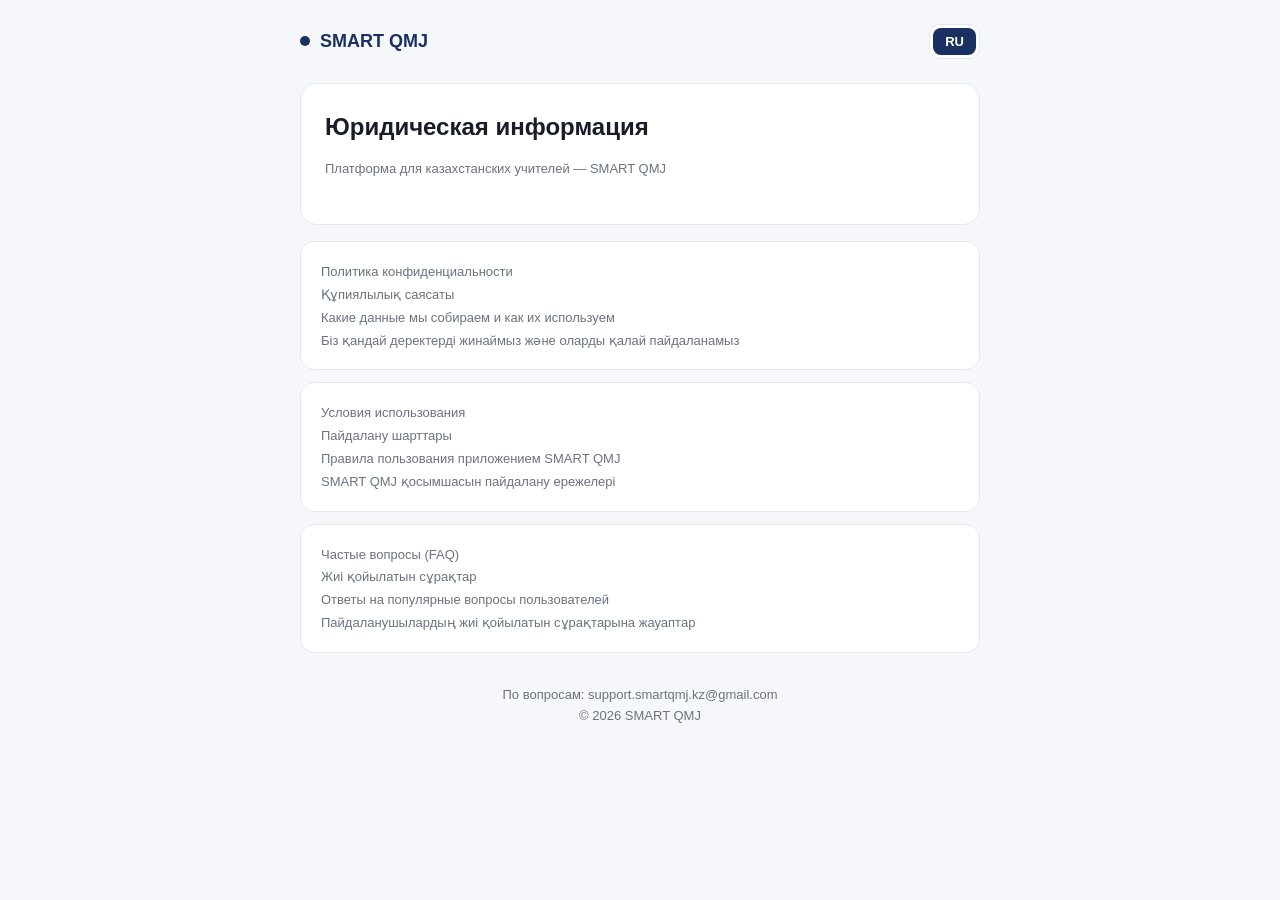
<file: index.html>
<!doctype html>
<html lang="rus">
<head>
  <meta charset="utf-8">
  <meta name="viewport" content="width=device-width, initial-scale=1">
  <title>SMART QMJ — юридическая информация</title>
  <link rel="stylesheet" href="style.css">
</head>
<body>
  <div class="wrap">
    <header class="top">
      <a class="brand" href="index.html"><span class="brand-dot"></span> SMART QMJ</a>
      <div class="lang-toggle">
        <button data-lang="rus">RU</button>
        <button data-lang="kaz">KZ</button>
      </div>
    </header>

    <div class="card">
      <h1 data-lang="rus">Юридическая информация</h1>
      <h1 data-lang="kaz">Заңды ақпарат</h1>
      <p class="updated" data-lang="rus">Платформа для казахстанских учителей — SMART QMJ</p>
      <p class="updated" data-lang="kaz">Қазақстандық мұғалімдерге арналған платформа — SMART QMJ</p>
    </div>

    <div class="home-grid">
      <a class="home-link" href="privacy.html">
        <span class="home-link-title" data-lang="rus">Политика конфиденциальности</span>
        <span class="home-link-title" data-lang="kaz">Құпиялылық саясаты</span>
        <span data-lang="rus">Какие данные мы собираем и как их используем</span>
        <span data-lang="kaz">Біз қандай деректерді жинаймыз және оларды қалай пайдаланамыз</span>
      </a>
      <a class="home-link" href="terms.html">
        <span class="home-link-title" data-lang="rus">Условия использования</span>
        <span class="home-link-title" data-lang="kaz">Пайдалану шарттары</span>
        <span data-lang="rus">Правила пользования приложением SMART QMJ</span>
        <span data-lang="kaz">SMART QMJ қосымшасын пайдалану ережелері</span>
      </a>
      <a class="home-link" href="faq.html">
        <span class="home-link-title" data-lang="rus">Частые вопросы (FAQ)</span>
        <span class="home-link-title" data-lang="kaz">Жиі қойылатын сұрақтар</span>
        <span data-lang="rus">Ответы на популярные вопросы пользователей</span>
        <span data-lang="kaz">Пайдаланушылардың жиі қойылатын сұрақтарына жауаптар</span>
      </a>
    </div>

    <footer>
      <span data-lang="rus">По вопросам: support.smartqmj.kz@gmail.com</span>
      <span data-lang="kaz">Сұрақтар бойынша: support.smartqmj.kz@gmail.com</span>
      <br>© 2026 SMART QMJ
    </footer>
  </div>
  <script src="script.js"></script>
</body>
</html>
</file>
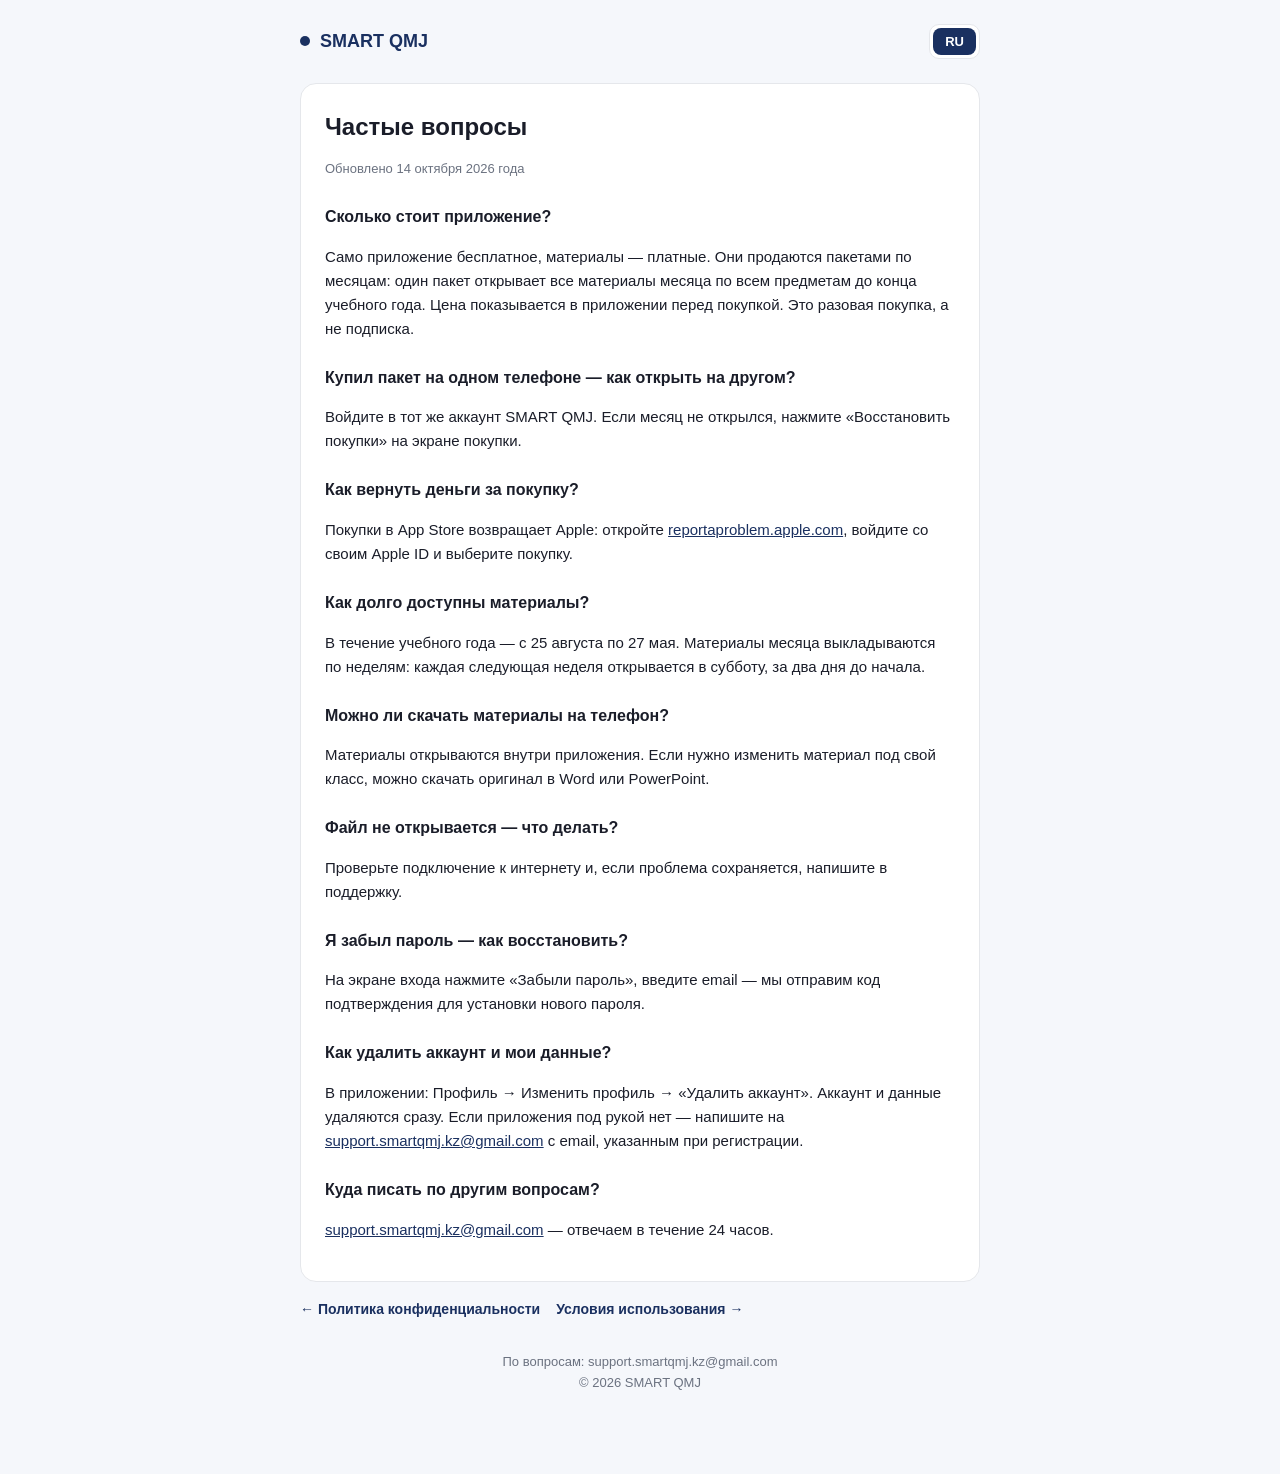
<file: faq.html>
<!doctype html>
<html lang="rus">
<head>
  <meta charset="utf-8">
  <meta name="viewport" content="width=device-width, initial-scale=1">
  <title>SMART QMJ — Частые вопросы</title>
  <link rel="stylesheet" href="style.css">
</head>
<body>
  <div class="wrap">
    <header class="top">
      <a class="brand" href="index.html"><span class="brand-dot"></span> SMART QMJ</a>
      <div class="lang-toggle">
        <button data-lang="rus">RU</button>
        <button data-lang="kaz">KZ</button>
      </div>
    </header>

    <div class="card">
      <h1 data-lang="rus">Частые вопросы</h1>
      <h1 data-lang="kaz">Жиі қойылатын сұрақтар</h1>
      <p class="updated" data-lang="rus">Обновлено 14 октября 2026 года</p>
      <p class="updated" data-lang="kaz">2026 жылдың 14 қазанында жаңартылды</p>

      <div data-lang="rus">
        <h2>Сколько стоит приложение?</h2>
        <p>Само приложение бесплатное, материалы — платные. Они продаются пакетами по месяцам: один пакет открывает все материалы месяца по всем предметам до конца учебного года. Цена показывается в приложении перед покупкой. Это разовая покупка, а не подписка.</p>

        <h2>Купил пакет на одном телефоне — как открыть на другом?</h2>
        <p>Войдите в тот же аккаунт SMART QMJ. Если месяц не открылся, нажмите «Восстановить покупки» на экране покупки.</p>

        <h2>Как вернуть деньги за покупку?</h2>
        <p>Покупки в App Store возвращает Apple: откройте <a href="https://reportaproblem.apple.com">reportaproblem.apple.com</a>, войдите со своим Apple ID и выберите покупку.</p>

        <h2>Как долго доступны материалы?</h2>
        <p>В течение учебного года — с 25 августа по 27 мая. Материалы месяца выкладываются по неделям: каждая следующая неделя открывается в субботу, за два дня до начала.</p>

        <h2>Можно ли скачать материалы на телефон?</h2>
        <p>Материалы открываются внутри приложения. Если нужно изменить материал под свой класс, можно скачать оригинал в Word или PowerPoint.</p>

        <h2>Файл не открывается — что делать?</h2>
        <p>Проверьте подключение к интернету и, если проблема сохраняется, напишите в поддержку.</p>

        <h2>Я забыл пароль — как восстановить?</h2>
        <p>На экране входа нажмите «Забыли пароль», введите email — мы отправим код подтверждения для установки нового пароля.</p>

        <h2>Как удалить аккаунт и мои данные?</h2>
        <p>В приложении: Профиль → Изменить профиль → «Удалить аккаунт». Аккаунт и данные удаляются сразу. Если приложения под рукой нет — напишите на <a href="mailto:support.smartqmj.kz@gmail.com">support.smartqmj.kz@gmail.com</a> с email, указанным при регистрации.</p>

        <h2>Куда писать по другим вопросам?</h2>
        <p><a href="mailto:support.smartqmj.kz@gmail.com">support.smartqmj.kz@gmail.com</a> — отвечаем в течение 24 часов.</p>
      </div>

      <div data-lang="kaz">
        <h2>Қосымша қанша тұрады?</h2>
        <p>Қосымшаның өзі тегін, материалдар — ақылы. Олар ай пакеттерімен сатылады: бір пакет айдың барлық пәндер бойынша материалдарын оқу жылының соңына дейін ашады. Баға сатып алу алдында қосымшада көрсетіледі. Бұл жазылым емес, бір реттік сатып алу.</p>

        <h2>Бір телефонда пакет сатып алдым — басқасында қалай ашамын?</h2>
        <p>Сол SMART QMJ аккаунтына кіріңіз. Ай ашылмаса, сатып алу экранында «Сатып алуларды қалпына келтіру» батырмасын басыңыз.</p>

        <h2>Сатып алу үшін ақшаны қалай қайтаруға болады?</h2>
        <p>App Store-дағы сатып алулар үшін ақшаны Apple қайтарады: <a href="https://reportaproblem.apple.com">reportaproblem.apple.com</a> сайтын ашып, Apple ID-мен кіріңіз де, сатып алуды таңдаңыз.</p>

        <h2>Материалдар қанша уақыт қолжетімді?</h2>
        <p>Оқу жылы бойы — 25 тамыз бен 27 мамыр аралығында. Ай материалдары апталап ашылады: әр келесі апта сенбіде, басталуынан екі күн бұрын ашылады.</p>

        <h2>Материалдарды телефонға жүктеп алуға бола ма?</h2>
        <p>Материалдар қосымша ішінде ашылады. Материалды өз сыныбыңызға бейімдегіңіз келсе, Word немесе PowerPoint түпнұсқасын жүктеп алуға болады.</p>

        <h2>Файл ашылмай тұр — не істеу керек?</h2>
        <p>Интернет байланысын тексеріңіз, мәселе шешілмесе — қолдау қызметіне жазыңыз.</p>

        <h2>Құпия сөзді ұмытып қалдым — қалай қалпына келтіруге болады?</h2>
        <p>Кіру экранында «Құпия сөзді ұмыттыңыз ба» батырмасын басып, email енгізіңіз — біз жаңа құпия сөз орнату үшін растау коды жібереміз.</p>

        <h2>Аккаунтты және деректерімді қалай жоюға болады?</h2>
        <p>Қосымшада: Профиль → Профильді өзгерту → «Аккаунтты жою». Аккаунт пен деректер бірден жойылады. Қосымша қолыңызда болмаса — тіркелу кезінде көрсетілген email-мен <a href="mailto:support.smartqmj.kz@gmail.com">support.smartqmj.kz@gmail.com</a> мекенжайына жазыңыз.</p>

        <h2>Басқа сұрақтар бойынша қайда жазуға болады?</h2>
        <p><a href="mailto:support.smartqmj.kz@gmail.com">support.smartqmj.kz@gmail.com</a> — 24 сағат ішінде жауап береміз.</p>
      </div>
    </div>

    <div class="nav-links">
      <a href="privacy.html" data-lang="rus">← Политика конфиденциальности</a>
      <a href="privacy.html" data-lang="kaz">← Құпиялылық саясаты</a>
      <a href="terms.html" data-lang="rus">Условия использования →</a>
      <a href="terms.html" data-lang="kaz">Пайдалану шарттары →</a>
    </div>

    <footer>
      <span data-lang="rus">По вопросам: support.smartqmj.kz@gmail.com</span>
      <span data-lang="kaz">Сұрақтар бойынша: support.smartqmj.kz@gmail.com</span>
      <br>© 2026 SMART QMJ
    </footer>
  </div>
  <script src="script.js"></script>
</body>
</html>
</file>
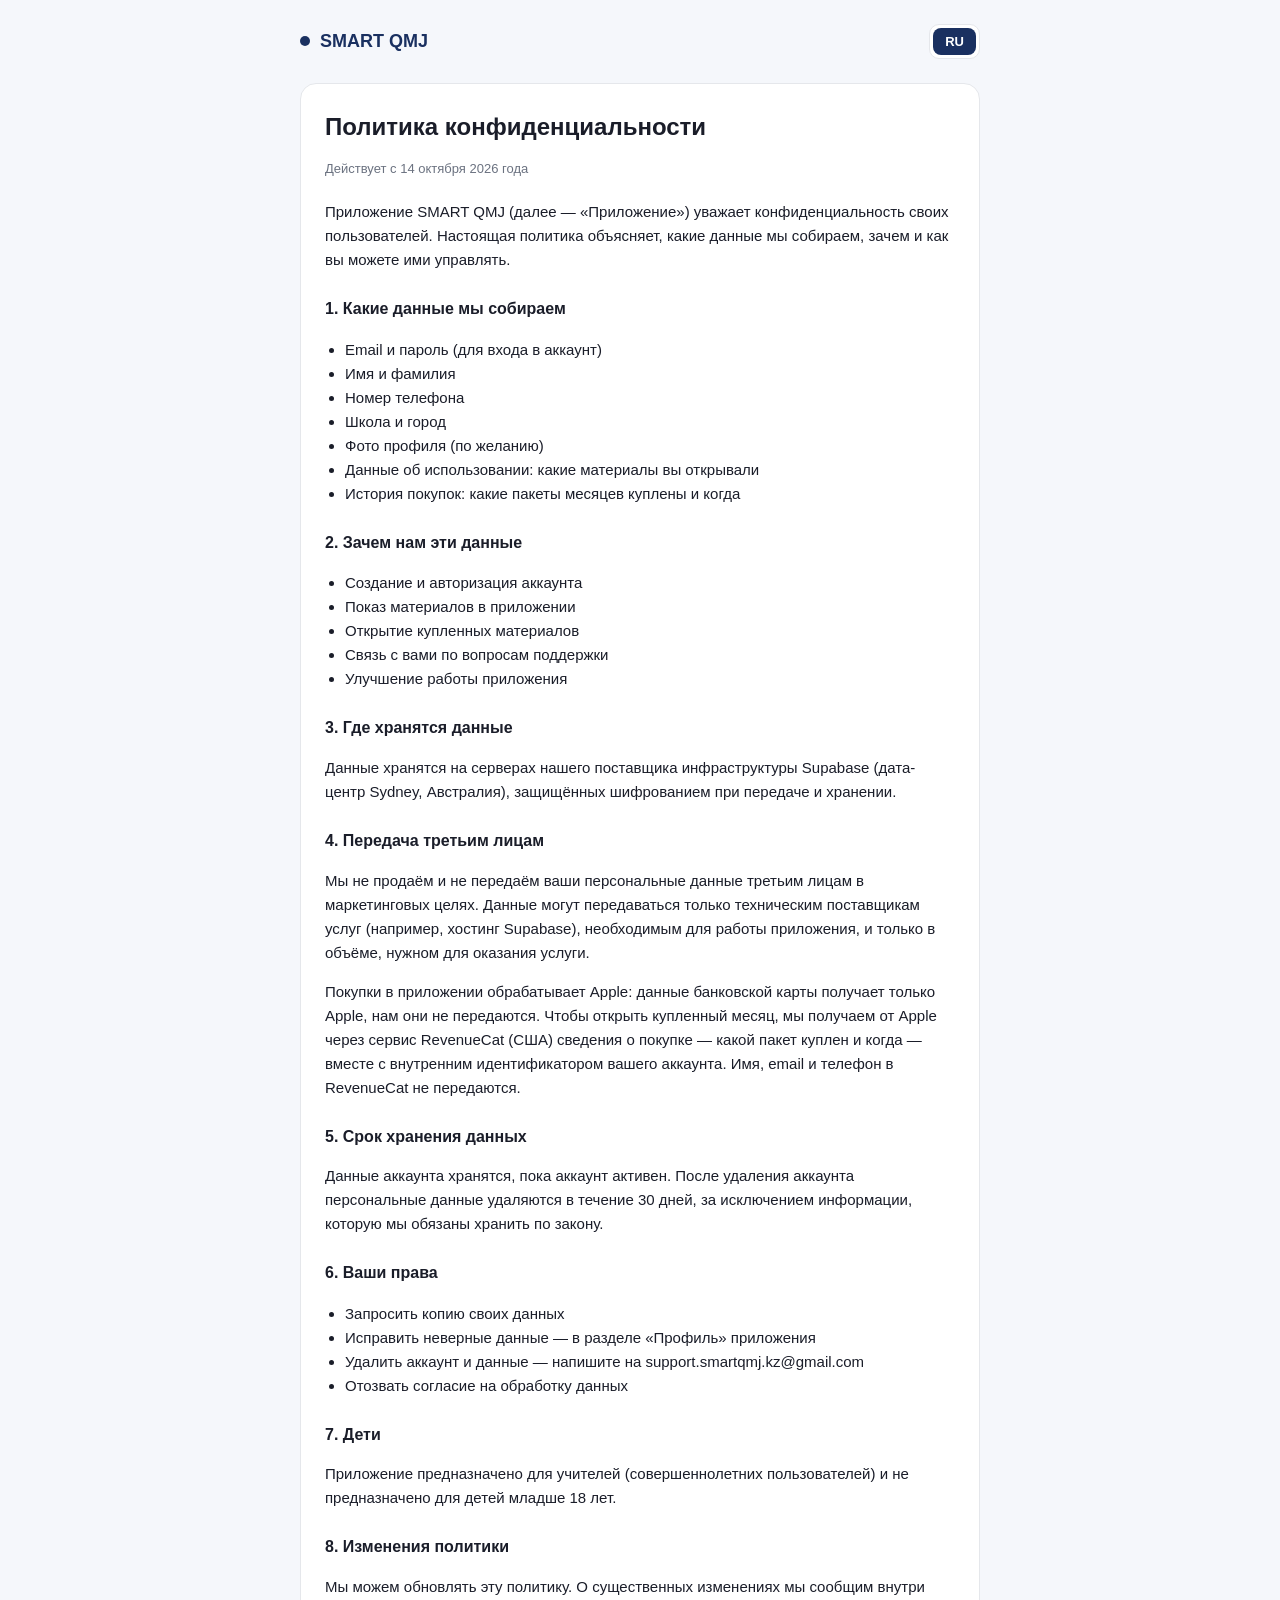
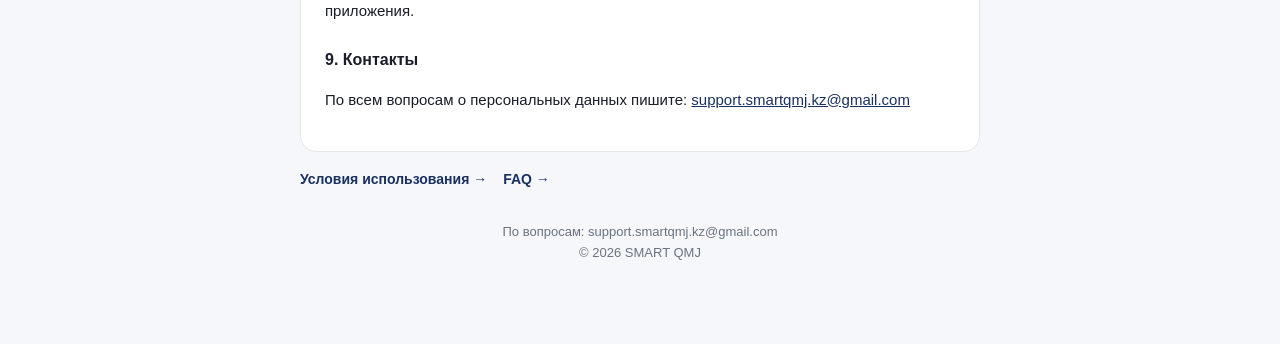
<file: privacy.html>
<!doctype html>
<html lang="rus">
<head>
  <meta charset="utf-8">
  <meta name="viewport" content="width=device-width, initial-scale=1">
  <title>SMART QMJ — Политика конфиденциальности</title>
  <link rel="stylesheet" href="style.css">
</head>
<body>
  <div class="wrap">
    <header class="top">
      <a class="brand" href="index.html"><span class="brand-dot"></span> SMART QMJ</a>
      <div class="lang-toggle">
        <button data-lang="rus">RU</button>
        <button data-lang="kaz">KZ</button>
      </div>
    </header>

    <div class="card">
      <h1 data-lang="rus">Политика конфиденциальности</h1>
      <h1 data-lang="kaz">Құпиялылық саясаты</h1>
      <p class="updated" data-lang="rus">Действует с 14 октября 2026 года</p>
      <p class="updated" data-lang="kaz">2026 жылдың 14 қазанынан бастап қолданылады</p>

      <div data-lang="rus">
        <p>Приложение SMART QMJ (далее — «Приложение») уважает конфиденциальность своих пользователей. Настоящая политика объясняет, какие данные мы собираем, зачем и как вы можете ими управлять.</p>

        <h2>1. Какие данные мы собираем</h2>
        <ul>
          <li>Email и пароль (для входа в аккаунт)</li>
          <li>Имя и фамилия</li>
          <li>Номер телефона</li>
          <li>Школа и город</li>
          <li>Фото профиля (по желанию)</li>
          <li>Данные об использовании: какие материалы вы открывали</li>
          <li>История покупок: какие пакеты месяцев куплены и когда</li>
        </ul>

        <h2>2. Зачем нам эти данные</h2>
        <ul>
          <li>Создание и авторизация аккаунта</li>
          <li>Показ материалов в приложении</li>
          <li>Открытие купленных материалов</li>
          <li>Связь с вами по вопросам поддержки</li>
          <li>Улучшение работы приложения</li>
        </ul>

        <h2>3. Где хранятся данные</h2>
        <p>Данные хранятся на серверах нашего поставщика инфраструктуры Supabase (дата-центр Sydney, Австралия), защищённых шифрованием при передаче и хранении.</p>

        <h2>4. Передача третьим лицам</h2>
        <p>Мы не продаём и не передаём ваши персональные данные третьим лицам в маркетинговых целях. Данные могут передаваться только техническим поставщикам услуг (например, хостинг Supabase), необходимым для работы приложения, и только в объёме, нужном для оказания услуги.</p>
        <p>Покупки в приложении обрабатывает Apple: данные банковской карты получает только Apple, нам они не передаются. Чтобы открыть купленный месяц, мы получаем от Apple через сервис RevenueCat (США) сведения о покупке — какой пакет куплен и когда — вместе с внутренним идентификатором вашего аккаунта. Имя, email и телефон в RevenueCat не передаются.</p>

        <h2>5. Срок хранения данных</h2>
        <p>Данные аккаунта хранятся, пока аккаунт активен. После удаления аккаунта персональные данные удаляются в течение 30 дней, за исключением информации, которую мы обязаны хранить по закону.</p>

        <h2>6. Ваши права</h2>
        <ul>
          <li>Запросить копию своих данных</li>
          <li>Исправить неверные данные — в разделе «Профиль» приложения</li>
          <li>Удалить аккаунт и данные — напишите на support.smartqmj.kz@gmail.com</li>
          <li>Отозвать согласие на обработку данных</li>
        </ul>

        <h2>7. Дети</h2>
        <p>Приложение предназначено для учителей (совершеннолетних пользователей) и не предназначено для детей младше 18 лет.</p>

        <h2>8. Изменения политики</h2>
        <p>Мы можем обновлять эту политику. О существенных изменениях мы сообщим внутри приложения.</p>

        <h2>9. Контакты</h2>
        <p>По всем вопросам о персональных данных пишите: <a href="mailto:support.smartqmj.kz@gmail.com">support.smartqmj.kz@gmail.com</a></p>
      </div>

      <div data-lang="kaz">
        <p>SMART QMJ қосымшасы (бұдан әрі — «Қосымша») пайдаланушылардың құпиялылығын құрметтейді. Осы саясат біздің қандай деректерді, не үшін жинайтынымызды және оларды қалай басқаруға болатынын түсіндіреді.</p>

        <h2>1. Біз қандай деректерді жинаймыз</h2>
        <ul>
          <li>Email және құпия сөз (аккаунтқа кіру үшін)</li>
          <li>Аты-жөні</li>
          <li>Телефон нөмірі</li>
          <li>Мектеп және қала</li>
          <li>Профиль суреті (қалауыңызша)</li>
          <li>Пайдалану деректері: қандай материалдарды ашқаныңыз</li>
          <li>Сатып алулар тарихы: қандай ай пакеттері қашан сатып алынғаны</li>
        </ul>

        <h2>2. Бұл деректер не үшін керек</h2>
        <ul>
          <li>Аккаунт жасау және авторизациялау</li>
          <li>Материалдарды қосымшада көрсету</li>
          <li>Сатып алынған материалдарды ашу</li>
          <li>Қолдау қызметі бойынша сізбен байланысу</li>
          <li>Қосымшаның жұмысын жақсарту</li>
        </ul>

        <h2>3. Деректер қайда сақталады</h2>
        <p>Деректер біздің инфрақұрылым жеткізушісі Supabase серверлерінде (Sydney, Австралия дата-орталығы) сақталады, тасымалдау және сақтау кезінде шифрланумен қорғалған.</p>

        <h2>4. Үшінші тұлғаларға беру</h2>
        <p>Біз сіздің жеке деректеріңізді маркетингтік мақсатта үшінші тұлғаларға сатпаймыз және бермейміз. Деректер тек қосымшаның жұмысы үшін қажетті техникалық қызмет көрсетушілерге (мысалы, Supabase хостингі) және тек қызмет көрсету үшін қажетті көлемде берілуі мүмкін.</p>
        <p>Қосымшадағы сатып алуларды Apple өңдейді: банк картасының деректерін тек Apple алады, олар бізге берілмейді. Сатып алынған айды ашу үшін біз Apple-дан RevenueCat (АҚШ) сервисі арқылы сатып алу туралы мәліметтерді — қандай пакет қашан сатып алынғанын — аккаунтыңыздың ішкі идентификаторымен бірге аламыз. Аты-жөніңіз, email және телефон нөміріңіз RevenueCat-ке берілмейді.</p>

        <h2>5. Деректерді сақтау мерзімі</h2>
        <p>Аккаунт деректері аккаунт белсенді болған уақытта сақталады. Аккаунт жойылғаннан кейін жеке деректер 30 күн ішінде жойылады, заң бойынша сақтауымыз қажет ақпаратты қоспағанда.</p>

        <h2>6. Сіздің құқықтарыңыз</h2>
        <ul>
          <li>Өз деректеріңіздің көшірмесін сұрату</li>
          <li>Қате деректерді түзету — қосымшаның «Профиль» бөлімінде</li>
          <li>Аккаунтты және деректерді жою — support.smartqmj.kz@gmail.com мекенжайына жазыңыз</li>
          <li>Деректерді өңдеуге келісімді кері қайтарып алу</li>
        </ul>

        <h2>7. Балалар</h2>
        <p>Қосымша мұғалімдерге (кәмелетке толған пайдаланушыларға) арналған және 18 жасқа толмаған балаларға арналмаған.</p>

        <h2>8. Саясаттың өзгеруі</h2>
        <p>Біз бұл саясатты жаңартып отыруымыз мүмкін. Маңызды өзгерістер туралы қосымша ішінде хабарлаймыз.</p>

        <h2>9. Байланыс</h2>
        <p>Жеке деректер бойынша барлық сұрақтар үшін: <a href="mailto:support.smartqmj.kz@gmail.com">support.smartqmj.kz@gmail.com</a></p>
      </div>
    </div>

    <div class="nav-links">
      <a href="terms.html" data-lang="rus">Условия использования →</a>
      <a href="terms.html" data-lang="kaz">Пайдалану шарттары →</a>
      <a href="faq.html" data-lang="rus">FAQ →</a>
      <a href="faq.html" data-lang="kaz">Жиі қойылатын сұрақтар →</a>
    </div>

    <footer>
      <span data-lang="rus">По вопросам: support.smartqmj.kz@gmail.com</span>
      <span data-lang="kaz">Сұрақтар бойынша: support.smartqmj.kz@gmail.com</span>
      <br>© 2026 SMART QMJ
    </footer>
  </div>
  <script src="script.js"></script>
</body>
</html>
</file>
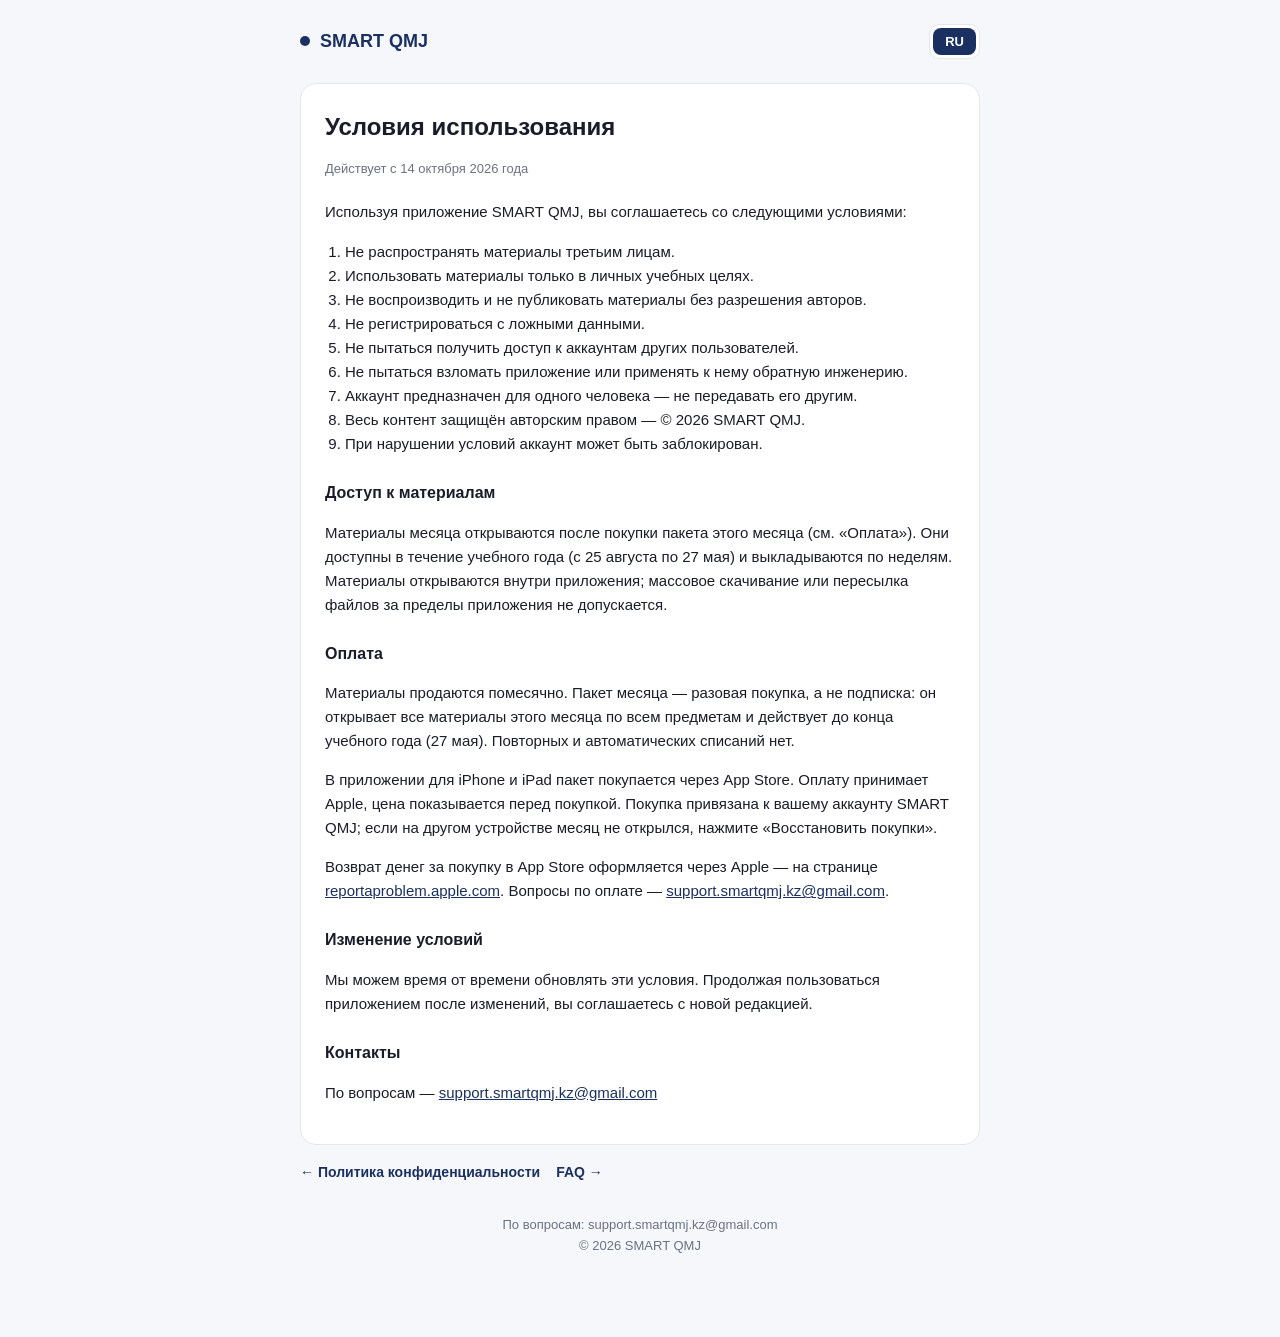
<file: terms.html>
<!doctype html>
<html lang="rus">
<head>
  <meta charset="utf-8">
  <meta name="viewport" content="width=device-width, initial-scale=1">
  <title>SMART QMJ — Условия использования</title>
  <link rel="stylesheet" href="style.css">
</head>
<body>
  <div class="wrap">
    <header class="top">
      <a class="brand" href="index.html"><span class="brand-dot"></span> SMART QMJ</a>
      <div class="lang-toggle">
        <button data-lang="rus">RU</button>
        <button data-lang="kaz">KZ</button>
      </div>
    </header>

    <div class="card">
      <h1 data-lang="rus">Условия использования</h1>
      <h1 data-lang="kaz">Пайдалану шарттары</h1>
      <p class="updated" data-lang="rus">Действует с 14 октября 2026 года</p>
      <p class="updated" data-lang="kaz">2026 жылдың 14 қазанынан бастап қолданылады</p>

      <div data-lang="rus">
        <p>Используя приложение SMART QMJ, вы соглашаетесь со следующими условиями:</p>
        <ol>
          <li>Не распространять материалы третьим лицам.</li>
          <li>Использовать материалы только в личных учебных целях.</li>
          <li>Не воспроизводить и не публиковать материалы без разрешения авторов.</li>
          <li>Не регистрироваться с ложными данными.</li>
          <li>Не пытаться получить доступ к аккаунтам других пользователей.</li>
          <li>Не пытаться взломать приложение или применять к нему обратную инженерию.</li>
          <li>Аккаунт предназначен для одного человека — не передавать его другим.</li>
          <li>Весь контент защищён авторским правом — © 2026 SMART QMJ.</li>
          <li>При нарушении условий аккаунт может быть заблокирован.</li>
        </ol>

        <h2>Доступ к материалам</h2>
        <p>Материалы месяца открываются после покупки пакета этого месяца (см. «Оплата»). Они доступны в течение учебного года (с 25 августа по 27 мая) и выкладываются по неделям. Материалы открываются внутри приложения; массовое скачивание или пересылка файлов за пределы приложения не допускается.</p>

        <h2>Оплата</h2>
        <p>Материалы продаются помесячно. Пакет месяца — разовая покупка, а не подписка: он открывает все материалы этого месяца по всем предметам и действует до конца учебного года (27 мая). Повторных и автоматических списаний нет.</p>
        <p>В приложении для iPhone и iPad пакет покупается через App Store. Оплату принимает Apple, цена показывается перед покупкой. Покупка привязана к вашему аккаунту SMART QMJ; если на другом устройстве месяц не открылся, нажмите «Восстановить покупки».</p>
        <p>Возврат денег за покупку в App Store оформляется через Apple — на странице <a href="https://reportaproblem.apple.com">reportaproblem.apple.com</a>. Вопросы по оплате — <a href="mailto:support.smartqmj.kz@gmail.com">support.smartqmj.kz@gmail.com</a>.</p>

        <h2>Изменение условий</h2>
        <p>Мы можем время от времени обновлять эти условия. Продолжая пользоваться приложением после изменений, вы соглашаетесь с новой редакцией.</p>

        <h2>Контакты</h2>
        <p>По вопросам — <a href="mailto:support.smartqmj.kz@gmail.com">support.smartqmj.kz@gmail.com</a></p>
      </div>

      <div data-lang="kaz">
        <p>SMART QMJ қосымшасын пайдалана отырып, сіз келесі шарттармен келісесіз:</p>
        <ol>
          <li>Материалдарды үшінші тараптарға таратпауға.</li>
          <li>Материалдарды тек жеке оқу мақсатында пайдалануға.</li>
          <li>Авторлардың рұқсатынсыз материалдарды көшірмеуге және жарияламауға.</li>
          <li>Жалған ақпаратпен тіркелмеуге.</li>
          <li>Басқа пайдаланушылардың аккаунтына қол жеткізуге тырыспауға.</li>
          <li>Қосымшаны бұзуға немесе кері инженерияға тырыспауға.</li>
          <li>Аккаунт бір адамға арналған — оны басқаларға бермеуге.</li>
          <li>Барлық контент авторлық құқықпен қорғалған — © 2026 SMART QMJ.</li>
          <li>Шарттарды бұзған жағдайда аккаунт тоқтатылуы мүмкін.</li>
        </ol>

        <h2>Материалдарға қолжетімділік</h2>
        <p>Ай материалдары сол айдың пакетін сатып алғаннан кейін ашылады («Төлем» бөлімін қараңыз). Олар оқу жылы бойы (25 тамыздан 27 мамырға дейін) қолжетімді және апталап жарияланады. Материалдар қосымша ішінде ашылады; файлдарды жаппай жүктеп алу немесе қосымшадан тыс жіберу рұқсат етілмейді.</p>

        <h2>Төлем</h2>
        <p>Материалдар ай сайын сатылады. Ай пакеті — жазылым емес, бір реттік сатып алу: ол сол айдың барлық пәндер бойынша материалдарын ашады және оқу жылының соңына дейін (27 мамыр) жарамды. Қайталап немесе автоматты түрде ақша алынбайды.</p>
        <p>iPhone және iPad қосымшасында пакет App Store арқылы сатып алынады. Төлемді Apple қабылдайды, баға сатып алу алдында көрсетіледі. Сатып алу сіздің SMART QMJ аккаунтыңызға байланған; басқа құрылғыда ай ашылмаса, «Сатып алуларды қалпына келтіру» батырмасын басыңыз.</p>
        <p>App Store арқылы жасалған сатып алу үшін ақшаны қайтару Apple арқылы рәсімделеді — <a href="https://reportaproblem.apple.com">reportaproblem.apple.com</a> бетінде. Төлем бойынша сұрақтар — <a href="mailto:support.smartqmj.kz@gmail.com">support.smartqmj.kz@gmail.com</a>.</p>

        <h2>Шарттардың өзгеруі</h2>
        <p>Біз бұл шарттарды кезең-кезеңімен жаңартып отыруымыз мүмкін. Өзгерістерден кейін қосымшаны пайдалануды жалғастыру арқылы сіз жаңа редакциямен келісесіз.</p>

        <h2>Байланыс</h2>
        <p>Сұрақтар бойынша — <a href="mailto:support.smartqmj.kz@gmail.com">support.smartqmj.kz@gmail.com</a></p>
      </div>
    </div>

    <div class="nav-links">
      <a href="privacy.html" data-lang="rus">← Политика конфиденциальности</a>
      <a href="privacy.html" data-lang="kaz">← Құпиялылық саясаты</a>
      <a href="faq.html" data-lang="rus">FAQ →</a>
      <a href="faq.html" data-lang="kaz">Жиі қойылатын сұрақтар →</a>
    </div>

    <footer>
      <span data-lang="rus">По вопросам: support.smartqmj.kz@gmail.com</span>
      <span data-lang="kaz">Сұрақтар бойынша: support.smartqmj.kz@gmail.com</span>
      <br>© 2026 SMART QMJ
    </footer>
  </div>
  <script src="script.js"></script>
</body>
</html>
</file>
<file: style.css>
:root {
  --bg: #f5f7fb;
  --card: #ffffff;
  --text: #1a1d29;
  --muted: #6b7280;
  --border: #e5e7eb;
  --primary: #1a3060;
}

* { box-sizing: border-box; }

body {
  margin: 0;
  font-family: -apple-system, BlinkMacSystemFont, 'Segoe UI', Roboto, Helvetica, Arial, sans-serif;
  background: var(--bg);
  color: var(--text);
  line-height: 1.6;
}

.wrap {
  max-width: 720px;
  margin: 0 auto;
  padding: 24px 20px 80px;
}

header.top {
  display: flex;
  align-items: center;
  justify-content: space-between;
  margin-bottom: 24px;
}

.brand {
  display: flex;
  align-items: center;
  gap: 10px;
  font-weight: 800;
  font-size: 18px;
  color: var(--primary);
  text-decoration: none;
}

.brand-dot {
  width: 10px;
  height: 10px;
  border-radius: 50%;
  background: var(--primary);
}

.lang-toggle {
  display: flex;
  gap: 6px;
  border: 1px solid var(--border);
  border-radius: 10px;
  padding: 3px;
  background: var(--card);
}

.lang-toggle button {
  border: none;
  background: transparent;
  padding: 6px 12px;
  border-radius: 8px;
  font-size: 13px;
  font-weight: 700;
  cursor: pointer;
  color: var(--muted);
}

.lang-toggle button.active {
  background: var(--primary);
  color: #fff;
}

.card {
  background: var(--card);
  border: 1px solid var(--border);
  border-radius: 16px;
  padding: 24px;
  margin-bottom: 16px;
}

h1 {
  font-size: 24px;
  margin: 0 0 4px;
}

.updated {
  color: var(--muted);
  font-size: 13px;
  margin-bottom: 20px;
}

h2 {
  font-size: 16px;
  margin: 24px 0 8px;
}

p, li {
  font-size: 15px;
  color: var(--text);
}

ol, ul {
  padding-left: 20px;
}

a {
  color: var(--primary);
}

.nav-links {
  display: flex;
  gap: 16px;
  flex-wrap: wrap;
  margin-top: 8px;
}

.nav-links a {
  font-size: 14px;
  font-weight: 600;
  text-decoration: none;
}

.home-grid {
  display: grid;
  gap: 12px;
}

.home-link {
  display: block;
  background: var(--card);
  border: 1px solid var(--border);
  border-radius: 14px;
  padding: 18px 20px;
  text-decoration: none;
  color: var(--text);
  font-weight: 700;
}

.home-link-title {
  display: block;
  font-weight: 800;
}

.home-link span {
  display: block;
  font-weight: 400;
  font-size: 13px;
  color: var(--muted);
  margin-top: 2px;
}

footer {
  margin-top: 32px;
  text-align: center;
  color: var(--muted);
  font-size: 13px;
}

[data-lang="kaz"] { display: none; }
html[lang="kaz"] [data-lang="rus"] { display: none; }
html[lang="kaz"] [data-lang="kaz"] { display: revert; }
html[lang="kaz"] [data-lang="kaz"].home-link-title { display: block; }

@media (prefers-color-scheme: dark) {
  :root {
    --bg: #0e1116;
    --card: #171b23;
    --text: #f2f3f5;
    --muted: #9aa3b2;
    --border: #262c37;
    --primary: #6fa0ff;
  }
}
</file>
